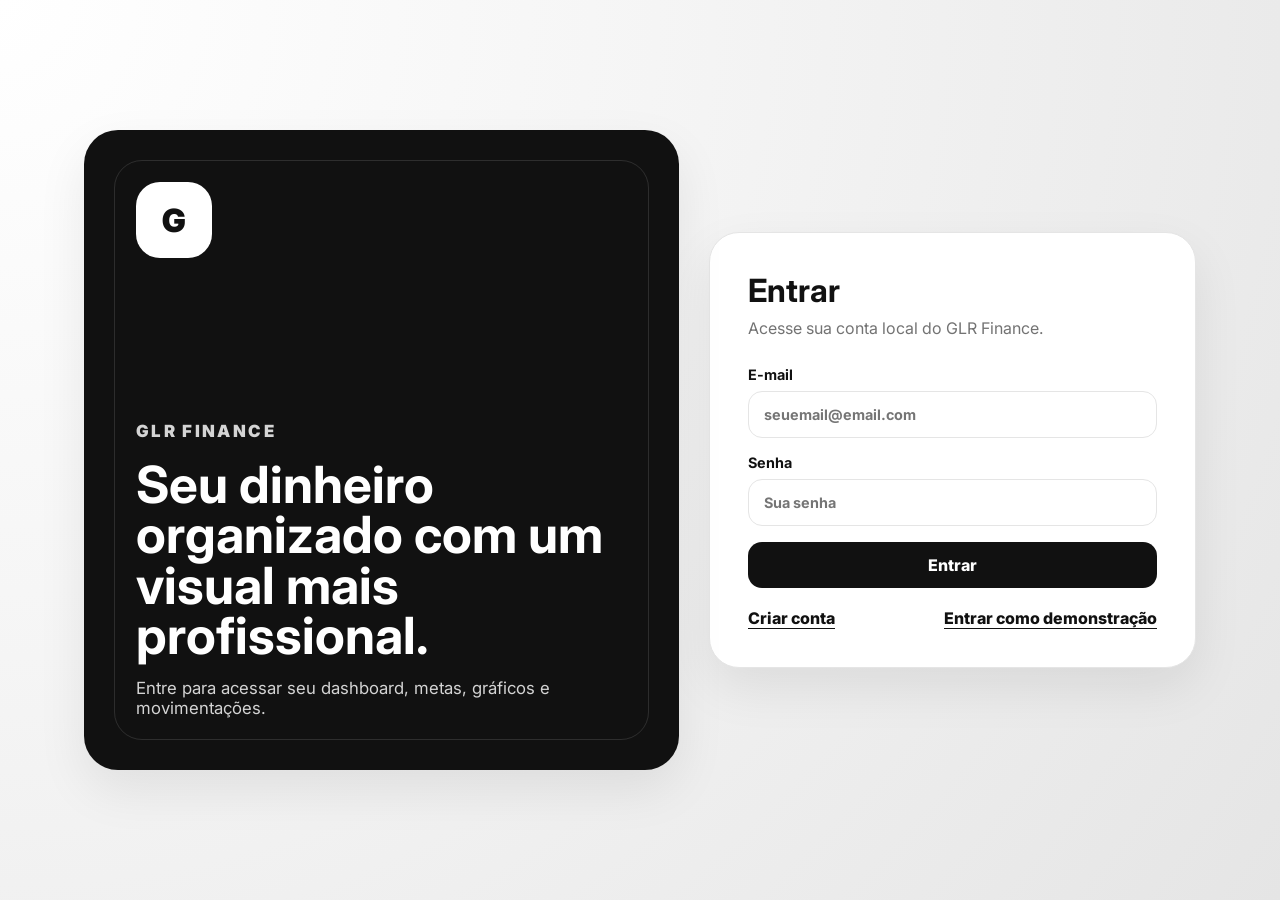
<file: index.html>
<!DOCTYPE html>
<html lang="pt-BR">
<head>
    <meta charset="UTF-8">
    <meta name="viewport" content="width=device-width, initial-scale=1.0">
    <title>GLR Finance | Dashboard</title>
    <link rel="stylesheet" href="css/style.css">
    <link rel="manifest" href="manifest.json">
    <meta name="theme-color" content="#111111">
    <meta name="apple-mobile-web-app-capable" content="yes">
    <meta name="apple-mobile-web-app-status-bar-style" content="black-translucent">
</head>
<body class="app-page">
    <aside class="sidebar">
        <a class="brand" href="index.html" aria-label="GLR Finance">
            <span class="brand-mark">G</span>
            <div>
                <strong>GLR Finance</strong>
                <small>Controle inteligente</small>
            </div>
        </a>

        <nav class="menu" aria-label="Menu principal">
            <a href="#resumo" class="active">Resumo</a>
            <a href="#movimentacoes">Movimentações</a>
            <a href="#metas">Metas</a>
            <a href="#graficos">Gráficos</a>
        </nav>

        <div class="sidebar-card">
            <span>Usuário conectado</span>
            <strong id="usuarioNome">GLR</strong>
            <button class="btn btn-ghost full" id="btnSair" type="button">Sair</button>
        </div>
    </aside>

    <main class="dashboard">
        <header class="topbar">
            <div>
                <p class="eyebrow">Painel financeiro</p>
                <h1>Olá, <span id="saudacaoUsuario">Lucas</span> 👋</h1>
                <p>Gerencie receitas, despesas e metas em um só lugar.</p>
            </div>
            <div class="topbar-actions">
                <button class="btn btn-secondary" id="btnExportar" type="button">Exportar dados</button>
                <button class="btn btn-primary" data-open-modal="transacao" type="button">Nova movimentação</button>
            </div>
        </header>

        <section class="summary-grid" id="resumo">
            <article class="summary-card balance-card">
                <span>Saldo atual</span>
                <strong id="saldoAtual">R$ 0,00</strong>
                <small id="saldoStatus">Comece adicionando uma movimentação.</small>
            </article>
            <article class="summary-card">
                <span>Total de receitas</span>
                <strong id="totalReceitas">R$ 0,00</strong>
                <small>Entradas registradas</small>
            </article>
            <article class="summary-card">
                <span>Total de despesas</span>
                <strong id="totalDespesas">R$ 0,00</strong>
                <small>Saídas registradas</small>
            </article>
            <article class="summary-card">
                <span>Economia</span>
                <strong id="taxaEconomia">0%</strong>
                <small>Receitas menos despesas</small>
            </article>
        </section>

        <section class="panel-grid">
            <article class="panel" id="movimentacoes">
                <div class="panel-header">
                    <div>
                        <p class="eyebrow">Fluxo de caixa</p>
                        <h2>Movimentações</h2>
                    </div>
                    <div class="filter-group">
                        <button class="chip active" data-filter="todos" type="button">Todos</button>
                        <button class="chip" data-filter="receita" type="button">Receitas</button>
                        <button class="chip" data-filter="despesa" type="button">Despesas</button>
                    </div>
                </div>
                <form class="quick-form" id="formTransacaoInline">
                    <select id="tipoTransacaoInline" aria-label="Tipo da movimentação">
                        <option value="receita">Receita</option>
                        <option value="despesa">Despesa</option>
                    </select>
                    <input id="descricaoInline" type="text" placeholder="Descrição" required>
                    <input id="categoriaInline" type="text" placeholder="Categoria" required>
                    <input id="valorInline" type="number" min="0.01" step="0.01" placeholder="Valor" required>
                    <button class="btn btn-dark" type="submit">Adicionar</button>
                </form>
                <div class="table-wrap">
                    <table>
                        <thead>
                            <tr>
                                <th>Descrição</th>
                                <th>Categoria</th>
                                <th>Data</th>
                                <th>Valor</th>
                                <th></th>
                            </tr>
                        </thead>
                        <tbody id="listaTransacoes"></tbody>
                    </table>
                </div>
                <div class="empty-state" id="semTransacoes">Nenhuma movimentação cadastrada.</div>
            </article>

            <article class="panel goals-panel" id="metas">
                <div class="panel-header">
                    <div>
                        <p class="eyebrow">Objetivos</p>
                        <h2>Metas financeiras</h2>
                    </div>
                    <button class="btn btn-secondary" data-open-modal="meta" type="button">Nova meta</button>
                </div>
                <div id="listaMetas" class="goals-list"></div>
                <div class="empty-state" id="semMetas">Cadastre uma meta para acompanhar seu progresso.</div>
            </article>
        </section>

        <section class="panel" id="graficos">
            <div class="panel-header">
                <div>
                    <p class="eyebrow">Análise visual</p>
                    <h2>Gráfico financeiro</h2>
                </div>
                <small id="graficoLegenda">Receitas x despesas</small>
            </div>
            <div class="chart" id="graficoFinanceiro" aria-label="Gráfico financeiro"></div>
        </section>
    </main>

    <button class="floating-btn" data-open-modal="transacao" type="button" aria-label="Adicionar movimentação">+</button>

    <div class="modal" id="modalTransacao" aria-hidden="true">
        <div class="modal-content">
            <button class="modal-close" data-close-modal type="button">×</button>
            <p class="eyebrow">Nova movimentação</p>
            <h2>Adicionar receita ou despesa</h2>
            <form id="formTransacaoModal" class="stack-form">
                <label>Tipo
                    <select id="tipoTransacaoModal">
                        <option value="receita">Receita</option>
                        <option value="despesa">Despesa</option>
                    </select>
                </label>
                <label>Descrição
                    <input id="descricaoModal" type="text" placeholder="Ex: Salário, mercado, faculdade" required>
                </label>
                <label>Categoria
                    <input id="categoriaModal" type="text" placeholder="Ex: Trabalho, alimentação" required>
                </label>
                <label>Valor
                    <input id="valorModal" type="number" min="0.01" step="0.01" placeholder="0,00" required>
                </label>
                <button class="btn btn-primary full" type="submit">Salvar movimentação</button>
            </form>
        </div>
    </div>

    <div class="modal" id="modalMeta" aria-hidden="true">
        <div class="modal-content">
            <button class="modal-close" data-close-modal type="button">×</button>
            <p class="eyebrow">Nova meta</p>
            <h2>Criar meta financeira</h2>
            <form id="formMeta" class="stack-form">
                <label>Nome da meta
                    <input id="nomeMeta" type="text" placeholder="Ex: Reserva de emergência" required>
                </label>
                <label>Valor alvo
                    <input id="valorAlvoMeta" type="number" min="1" step="0.01" placeholder="Ex: 5000" required>
                </label>
                <label>Valor atual
                    <input id="valorAtualMeta" type="number" min="0" step="0.01" placeholder="Ex: 750" required>
                </label>
                <button class="btn btn-primary full" type="submit">Salvar meta</button>
            </form>
        </div>
    </div>

    <div class="toast" id="toast"></div>
    <script src="js/script.js"></script>
</body>
</html>
</file>
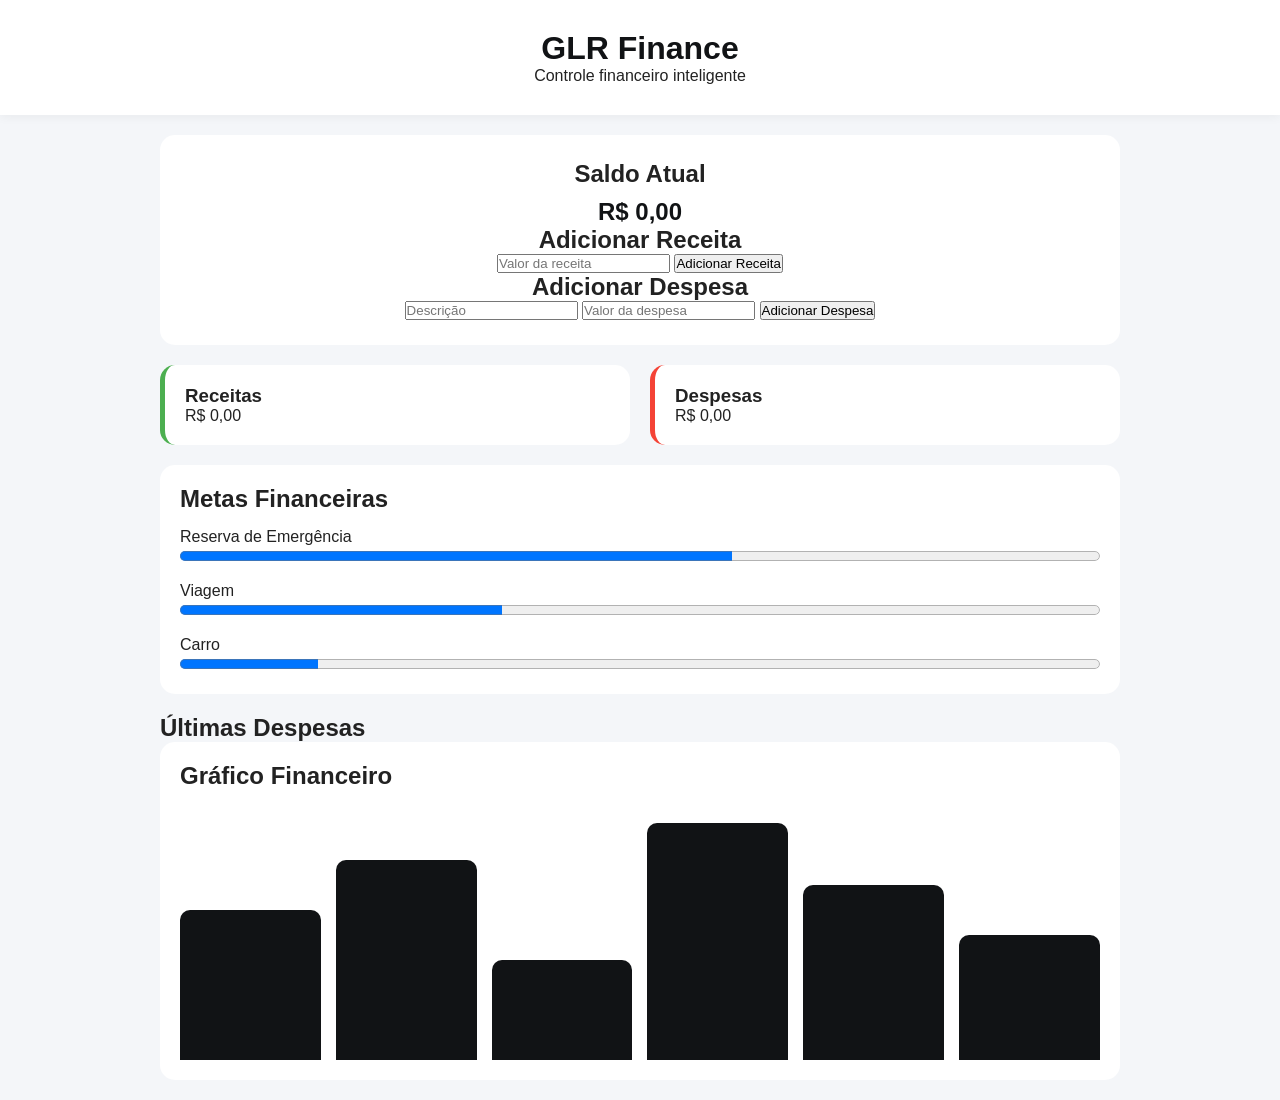
<file: frontend/index.html>
<!DOCTYPE html>
<html lang="pt-BR">
<head>
    <meta charset="UTF-8">
    <meta name="viewport" content="width=device-width, initial-scale=1.0">
    <title>GLR Finance</title>
    <link rel="stylesheet" href="css/style.css">

    <script>
alert("HTML carregado");
</script>
</head>
<body>

    <header>
        <h1>GLR Finance</h1>
        <p>Controle financeiro inteligente</p>
    </header>

    <main>

        <section class="saldo">
            <h2>Saldo Atual</h2>
            <h1 id="saldoAtual">R$ 0,00</h1>
            <section class="movimentacoes">

    <h2>Adicionar Receita</h2>

    <input
        type="number"
        id="receita"
        placeholder="Valor da receita"
    >

    <button onclick="adicionarReceita()">
        Adicionar Receita
    </button>

    <h2>Adicionar Despesa</h2>

    <input
        type="text"
        id="descricaoDespesa"
        placeholder="Descrição"
    >

    <input
        type="number"
        id="despesa"
        placeholder="Valor da despesa"
    >

    <button onclick="adicionarDespesa()">
        Adicionar Despesa
    </button>

    </section>

        </section>

        <section class="cards">
            <div class="card receita">
                <h3>Receitas</h3>
                 <p id="totalReceitas">R$ 0,00</p>
            </div>

            <div class="card despesa">
                <h3>Despesas</h3>
                 <p id="totalDespesas">R$ 0,00</p>
            </div>
        </section>

        <section class="metas">
            <h2>Metas Financeiras</h2>

            <div class="meta">
                <span>Reserva de Emergência</span>
                <progress value="60" max="100"></progress>
            </div>

            <div class="meta">
                <span>Viagem</span>
                <progress value="35" max="100"></progress>
            </div>

            <div class="meta">
                <span>Carro</span>
                <progress value="15" max="100"></progress>
            </div>
        </section>

        <section class="historico">

            <h2>Últimas Despesas</h2>

            <ul id="listaDespesas">

            </ul>

        </section>

        <section class="grafico">
            <h2>Gráfico Financeiro</h2>
            <div class="grafico-fake">
                <div style="height: 60%;"></div>
                <div style="height: 80%;"></div>
                <div style="height: 40%;"></div>
                <div style="height: 95%;"></div>
                <div style="height: 70%;"></div>
                <div style="height: 50%;"></div>
            </div>
        </section>

    </main>

    <script src="js/script.js"></script>

</body>
</html>
</file>
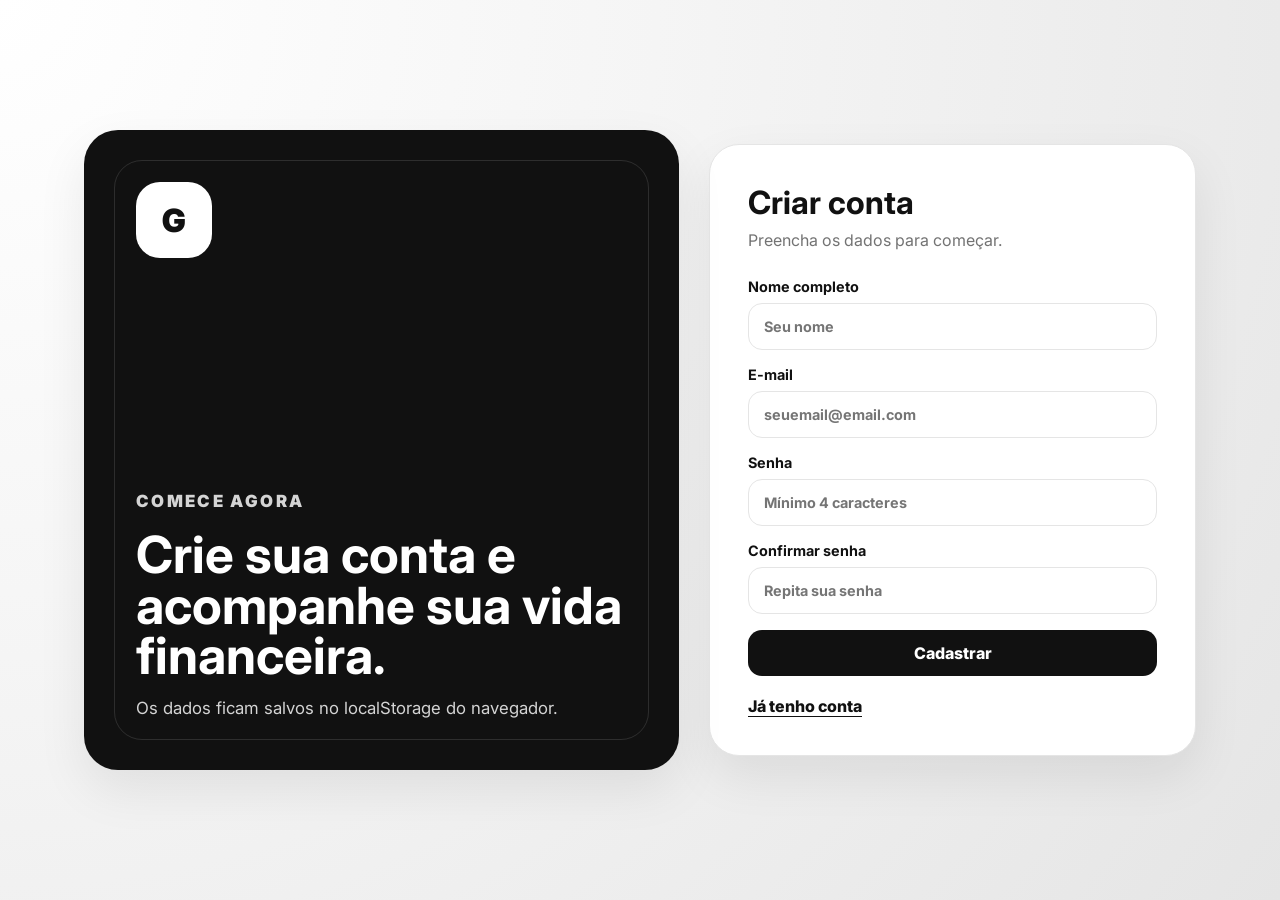
<file: cadastro.html>
<!DOCTYPE html>
<html lang="pt-BR">
<head>
    <meta charset="UTF-8">
    <meta name="viewport" content="width=device-width, initial-scale=1.0">
    <title>GLR Finance | Cadastro</title>
    <link rel="stylesheet" href="css/style.css">
    <link rel="manifest" href="manifest.json">
    <meta name="theme-color" content="#111111">
</head>
<body class="auth-page">
    <main class="auth-shell">
        <section class="auth-hero">
            <span class="brand-mark large">G</span>
            <p class="eyebrow">Comece agora</p>
            <h1>Crie sua conta e acompanhe sua vida financeira.</h1>
            <p>Os dados ficam salvos no localStorage do navegador.</p>
        </section>

        <section class="auth-card">
            <h2>Criar conta</h2>
            <p>Preencha os dados para começar.</p>
            <form id="formCadastro" class="stack-form">
                <label>Nome completo
                    <input id="cadastroNome" type="text" placeholder="Seu nome" required>
                </label>
                <label>E-mail
                    <input id="cadastroEmail" type="email" placeholder="seuemail@email.com" required>
                </label>
                <label>Senha
                    <input id="cadastroSenha" type="password" minlength="4" placeholder="Mínimo 4 caracteres" required>
                </label>
                <label>Confirmar senha
                    <input id="cadastroConfirmar" type="password" minlength="4" placeholder="Repita sua senha" required>
                </label>
                <button class="btn btn-primary full" type="submit">Cadastrar</button>
            </form>
            <div class="auth-links">
                <a href="login.html">Já tenho conta</a>
            </div>
        </section>
    </main>
    <div class="toast" id="toast"></div>
    <script src="js/script.js"></script>
</body>
</html>
</file>
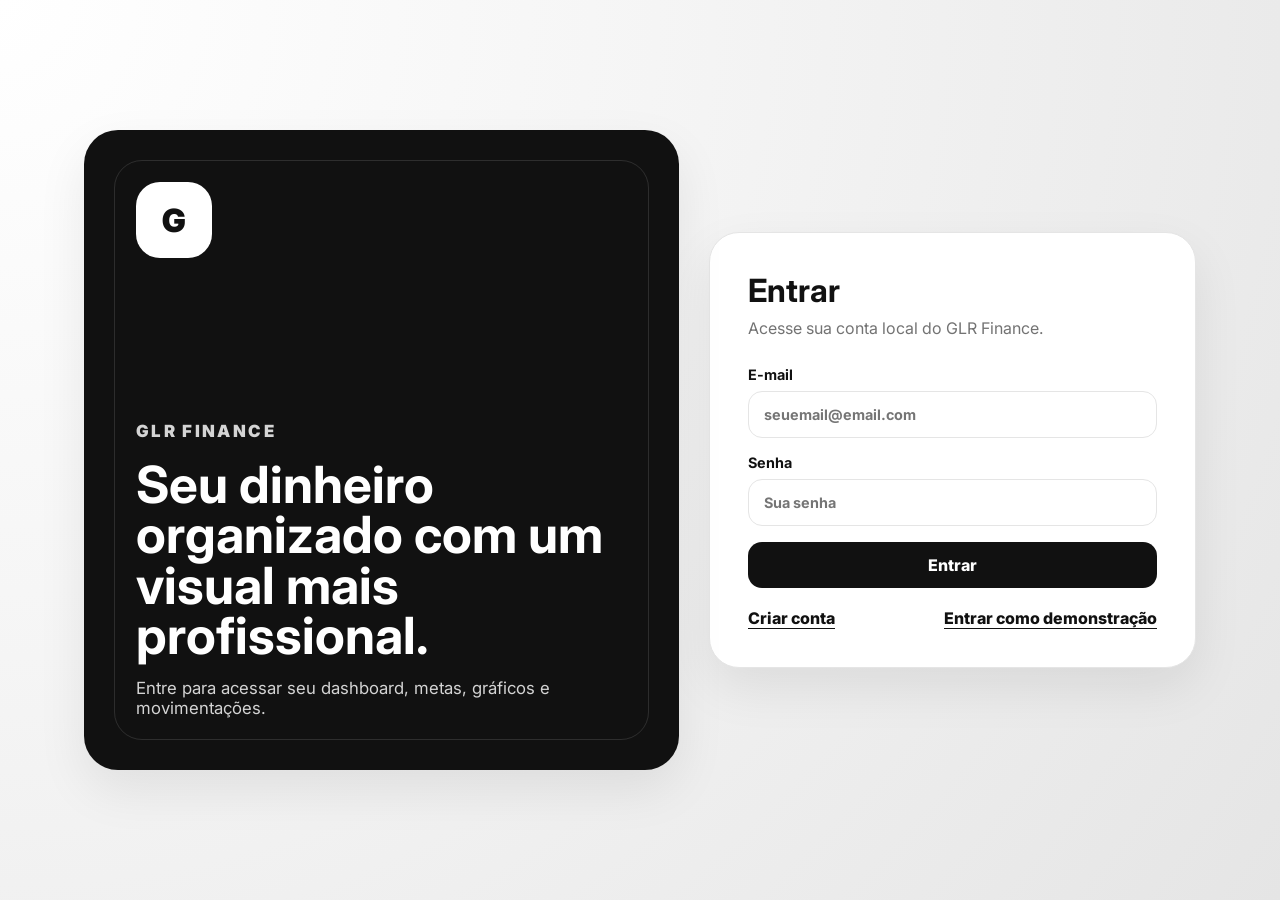
<file: login.html>
<!DOCTYPE html>
<html lang="pt-BR">
<head>
    <meta charset="UTF-8">
    <meta name="viewport" content="width=device-width, initial-scale=1.0">
    <title>GLR Finance | Login</title>
    <link rel="stylesheet" href="css/style.css">
    <link rel="manifest" href="manifest.json">
    <meta name="theme-color" content="#111111">
</head>
<body class="auth-page">
    <main class="auth-shell">
        <section class="auth-hero">
            <span class="brand-mark large">G</span>
            <p class="eyebrow">GLR Finance</p>
            <h1>Seu dinheiro organizado com um visual mais profissional.</h1>
            <p>Entre para acessar seu dashboard, metas, gráficos e movimentações.</p>
        </section>

        <section class="auth-card">
            <h2>Entrar</h2>
            <p>Acesse sua conta local do GLR Finance.</p>
            <form id="formLogin" class="stack-form">
                <label>E-mail
                    <input id="loginEmail" type="email" placeholder="seuemail@email.com" required>
                </label>
                <label>Senha
                    <input id="loginSenha" type="password" placeholder="Sua senha" required>
                </label>
                <button class="btn btn-primary full" type="submit">Entrar</button>
            </form>
            <div class="auth-links">
                <a href="cadastro.html">Criar conta</a>
                <a href="index.html" id="entrarDemo">Entrar como demonstração</a>
            </div>
        </section>
    </main>
    <div class="toast" id="toast"></div>
    <script src="js/script.js"></script>
</body>
</html>
</file>
<file: css/style.css>
@import url('https://fonts.googleapis.com/css2?family=Inter:wght@400;500;600;700;800&display=swap');

:root{
    --bg:#f4f4f5;
    --surface:#ffffff;
    --surface-2:#fafafa;
    --text:#111111;
    --muted:#737373;
    --line:#e5e5e5;
    --dark:#111111;
    --dark-2:#262626;
    --gray:#525252;
    --success:#166534;
    --danger:#991b1b;
    --shadow:0 20px 50px rgba(0,0,0,.08);
    --radius:24px;
}

*{margin:0;padding:0;box-sizing:border-box}
html{scroll-behavior:smooth}
body{font-family:'Inter',Arial,sans-serif;background:var(--bg);color:var(--text);min-height:100vh}
a{color:inherit;text-decoration:none}button,input,select{font:inherit}button{cursor:pointer;border:0}input,select{width:100%;border:1px solid var(--line);background:#fff;border-radius:14px;padding:14px 15px;color:var(--text);outline:none;transition:.2s}input:focus,select:focus{border-color:#111;box-shadow:0 0 0 4px rgba(17,17,17,.08)}label{display:grid;gap:8px;font-size:.9rem;font-weight:700;color:var(--dark)}

.btn{display:inline-flex;align-items:center;justify-content:center;gap:8px;border-radius:14px;padding:13px 18px;font-weight:800;transition:.2s;white-space:nowrap}.btn:hover{transform:translateY(-1px)}.btn-primary{background:#111;color:#fff}.btn-secondary{background:#fff;color:#111;border:1px solid var(--line)}.btn-dark{background:#262626;color:#fff}.btn-ghost{background:#f5f5f5;color:#111}.btn-danger{background:#fee2e2;color:var(--danger)}.full{width:100%}.eyebrow{text-transform:uppercase;letter-spacing:.14em;font-size:.72rem;font-weight:900;color:var(--muted)}

/* LOGIN / CADASTRO */
.auth-page{background:radial-gradient(circle at top left,#fff 0,#f5f5f5 42%,#e5e5e5 100%)}.auth-shell{min-height:100vh;display:grid;grid-template-columns:1.1fr .9fr;gap:30px;align-items:center;max-width:1180px;margin:0 auto;padding:34px}.auth-hero{background:#111;color:#fff;border-radius:34px;padding:52px;min-height:640px;display:flex;flex-direction:column;justify-content:flex-end;box-shadow:var(--shadow);position:relative;overflow:hidden}.auth-hero:before{content:"";position:absolute;inset:30px;border:1px solid rgba(255,255,255,.12);border-radius:28px}.auth-hero h1{font-size:clamp(2rem,4vw,4.3rem);line-height:.98;margin:18px 0;max-width:720px}.auth-hero p{color:#d4d4d4;max-width:580px;font-size:1.05rem}.brand-mark{width:46px;height:46px;border-radius:15px;background:#111;color:#fff;display:inline-flex;align-items:center;justify-content:center;font-weight:900}.brand-mark.large{width:76px;height:76px;border-radius:24px;background:#fff;color:#111;font-size:2rem;margin-bottom:auto;z-index:1}.auth-card{background:#fff;border:1px solid var(--line);border-radius:30px;padding:38px;box-shadow:var(--shadow)}.auth-card h2{font-size:2rem;margin-bottom:8px}.auth-card>p{color:var(--muted);margin-bottom:28px}.stack-form{display:grid;gap:16px}.auth-links{display:flex;justify-content:space-between;gap:14px;margin-top:20px;font-weight:800}.auth-links a{color:#111;border-bottom:1px solid #111}

/* APP */
.app-page{display:grid;grid-template-columns:280px 1fr}.sidebar{position:sticky;top:0;height:100vh;background:#111;color:#fff;padding:24px;display:flex;flex-direction:column;gap:28px}.brand{display:flex;gap:12px;align-items:center}.brand small{display:block;color:#a3a3a3;margin-top:3px}.brand .brand-mark{background:#fff;color:#111}.menu{display:grid;gap:8px}.menu a{padding:13px 14px;border-radius:14px;color:#d4d4d4;font-weight:800}.menu a:hover,.menu a.active{background:#fff;color:#111}.sidebar-card{margin-top:auto;background:#1f1f1f;border:1px solid #333;border-radius:20px;padding:18px;display:grid;gap:12px}.sidebar-card span{color:#a3a3a3;font-size:.85rem}.dashboard{padding:28px;max-width:1500px;width:100%;margin:0 auto}.topbar{background:#fff;border:1px solid var(--line);border-radius:var(--radius);padding:28px;display:flex;justify-content:space-between;gap:24px;align-items:center;box-shadow:var(--shadow)}.topbar h1{font-size:clamp(1.8rem,3vw,3rem);margin:6px 0}.topbar p:last-child{color:var(--muted)}.topbar-actions{display:flex;gap:12px;flex-wrap:wrap;justify-content:flex-end}

.summary-grid{display:grid;grid-template-columns:1.25fr repeat(3,1fr);gap:18px;margin:22px 0}.summary-card{background:#fff;border:1px solid var(--line);border-radius:22px;padding:24px;box-shadow:0 12px 30px rgba(0,0,0,.04)}.summary-card span{display:block;color:var(--muted);font-weight:800;margin-bottom:10px}.summary-card strong{display:block;font-size:clamp(1.5rem,2.5vw,2.4rem);letter-spacing:-.04em}.summary-card small{display:block;color:var(--muted);margin-top:10px}.balance-card{background:#111;color:#fff}.balance-card span,.balance-card small{color:#d4d4d4}

.panel-grid{display:grid;grid-template-columns:1.5fr .9fr;gap:18px}.panel{background:#fff;border:1px solid var(--line);border-radius:var(--radius);padding:24px;box-shadow:0 12px 30px rgba(0,0,0,.04);margin-bottom:18px}.panel-header{display:flex;justify-content:space-between;gap:16px;align-items:center;margin-bottom:20px}.panel-header h2{font-size:1.45rem}.filter-group{display:flex;gap:8px;flex-wrap:wrap}.chip{border:1px solid var(--line);background:#fff;color:#525252;padding:9px 12px;border-radius:999px;font-weight:800}.chip.active{background:#111;color:#fff;border-color:#111}.quick-form{display:grid;grid-template-columns:130px 1fr 1fr 140px auto;gap:10px;margin-bottom:16px}.table-wrap{overflow:auto;border:1px solid var(--line);border-radius:18px}table{width:100%;border-collapse:collapse;min-width:720px}th,td{text-align:left;padding:15px;border-bottom:1px solid var(--line)}th{font-size:.78rem;text-transform:uppercase;letter-spacing:.08em;color:var(--muted);background:#fafafa}tr:last-child td{border-bottom:0}.amount{font-weight:900}.amount.receita{color:var(--success)}.amount.despesa{color:var(--danger)}.tag{display:inline-flex;border-radius:999px;padding:6px 10px;background:#f5f5f5;font-size:.8rem;font-weight:800}.actions{display:flex;gap:8px;justify-content:flex-end}.icon-btn{width:36px;height:36px;border-radius:12px;background:#f5f5f5;font-weight:900}.icon-btn:hover{background:#e5e5e5}.empty-state{display:none;border:1px dashed #d4d4d4;border-radius:18px;padding:24px;text-align:center;color:var(--muted);font-weight:700;background:#fafafa}.empty-state.show{display:block}

.goals-list{display:grid;gap:14px}.goal{border:1px solid var(--line);border-radius:18px;padding:16px;background:#fafafa}.goal-top{display:flex;justify-content:space-between;gap:12px;align-items:flex-start;margin-bottom:12px}.goal strong{font-size:1rem}.goal small{color:var(--muted);font-weight:700}.progress-track{height:12px;background:#e5e5e5;border-radius:999px;overflow:hidden}.progress-bar{height:100%;background:#111;border-radius:999px;min-width:4px}.goal-actions{display:flex;gap:8px;margin-top:12px}.goal-actions .btn{padding:9px 10px;font-size:.82rem}.chart{height:300px;border:1px solid var(--line);border-radius:20px;background:linear-gradient(180deg,#fff,#fafafa);display:flex;align-items:flex-end;gap:16px;padding:22px;overflow:hidden}.bar{flex:1;min-width:70px;border-radius:18px 18px 8px 8px;background:#111;position:relative;display:flex;align-items:flex-end;justify-content:center;color:#fff;font-weight:900;padding-bottom:12px;transition:.2s}.bar.despesa{background:#525252}.bar:hover{transform:translateY(-4px)}.bar span{position:absolute;bottom:-26px;color:#525252;font-size:.78rem;white-space:nowrap}.floating-btn{position:fixed;right:28px;bottom:28px;width:64px;height:64px;border-radius:24px;background:#111;color:#fff;font-size:2rem;font-weight:700;box-shadow:0 20px 50px rgba(0,0,0,.25);z-index:20}.floating-btn:hover{transform:translateY(-3px)}

.modal{position:fixed;inset:0;background:rgba(0,0,0,.55);display:none;align-items:center;justify-content:center;padding:20px;z-index:50}.modal.open{display:flex}.modal-content{background:#fff;border-radius:26px;padding:28px;width:min(520px,100%);position:relative;box-shadow:var(--shadow)}.modal-content h2{margin:6px 0 20px}.modal-close{position:absolute;top:16px;right:16px;width:38px;height:38px;border-radius:14px;background:#f5f5f5;font-size:1.4rem}.toast{position:fixed;left:50%;bottom:28px;transform:translateX(-50%) translateY(20px);background:#111;color:#fff;padding:13px 18px;border-radius:14px;opacity:0;pointer-events:none;transition:.25s;z-index:80;font-weight:800}.toast.show{opacity:1;transform:translateX(-50%) translateY(0)}

@media(max-width:1100px){.app-page{grid-template-columns:1fr}.sidebar{position:relative;height:auto}.menu{grid-template-columns:repeat(4,1fr)}.summary-grid,.panel-grid{grid-template-columns:1fr}.quick-form{grid-template-columns:1fr 1fr}.topbar{align-items:flex-start;flex-direction:column}.auth-shell{grid-template-columns:1fr}.auth-hero{min-height:420px}}
@media(max-width:680px){.dashboard,.auth-shell{padding:16px}.auth-hero,.auth-card,.topbar,.panel{padding:22px;border-radius:22px}.menu{grid-template-columns:1fr 1fr}.summary-grid{grid-template-columns:1fr}.quick-form{grid-template-columns:1fr}.topbar-actions{width:100%}.topbar-actions .btn{width:100%}.chart{overflow-x:auto}.floating-btn{right:18px;bottom:18px}.auth-links{flex-direction:column}}
</file>
<file: frontend/css/style.css>
*{
    margin:0;
    padding:0;
    box-sizing:border-box;
    font-family:Arial, Helvetica, sans-serif;
}

body{
    background:#f4f6f9;
    color:#222;
}

header{
    text-align:center;
    padding:30px;
    background:white;
    box-shadow:0 2px 10px rgba(0,0,0,0.05);
}

header h1{
    color:#111315;
}

main{
    max-width:1000px;
    margin:auto;
    padding:20px;
}

.saldo{
    background:white;
    padding:25px;
    border-radius:15px;
    text-align:center;
    margin-bottom:20px;
}

.saldo h1{
    color:#111315;
    margin-top:10px;
}

.cards{
    display:flex;
    gap:20px;
    margin-bottom:20px;
}

.card{
    flex:1;
    background:white;
    padding:20px;
    border-radius:15px;
}

.receita{
    border-left:5px solid #4caf50;
}

.despesa{
    border-left:5px solid #f44336;
}

.metas{
    background:white;
    padding:20px;
    border-radius:15px;
    margin-bottom:20px;
}

.meta{
    margin-top:15px;
}

progress{
    width:100%;
    height:20px;
}

.grafico{
    background:white;
    padding:20px;
    border-radius:15px;
}

.grafico-fake{
    height:250px;
    display:flex;
    align-items:flex-end;
    gap:15px;
    margin-top:20px;
}

.grafico-fake div{
    flex:1;
    background:#111315;
    border-radius:10px 10px 0 0;
}

@media(max-width:768px){
    .cards{
        flex-direction:column;
    }
}

.auth-container{
    min-height:100vh;
    display:flex;
    justify-content:center;
    align-items:center;
    padding:20px;
}

.auth-card{
    width:100%;
    max-width:400px;
    background:white;
    padding:40px;
    border-radius:20px;
    box-shadow:0 5px 20px rgba(0,0,0,0.08);
}

.auth-card h1{
    text-align:center;
    color:#111315;
    margin-bottom:10px;
}

.auth-card p{
    text-align:center;
    margin-bottom:25px;
    color:#666;
}

.auth-card form{
    display:flex;
    flex-direction:column;
    gap:15px;
}

.auth-card input{
    padding:14px;
    border:1px solid #ddd;
    border-radius:10px;
    outline:none;
    font-size:16px;
}

.auth-card input:focus{
    border-color:#111315;
}

.auth-card button{
    padding:14px;
    border:none;
    border-radius:10px;
    background:#111315;
    color:white;
    font-size:16px;
    cursor:pointer;
    transition:.3s;
}

.auth-card button:hover{
    transform:translateY(-2px);
}

.auth-links{
    text-align:center;
    margin-top:20px;
}

.auth-links a{
    text-decoration:none;
    color:#111315;
    font-weight:bold;
}
</file>
